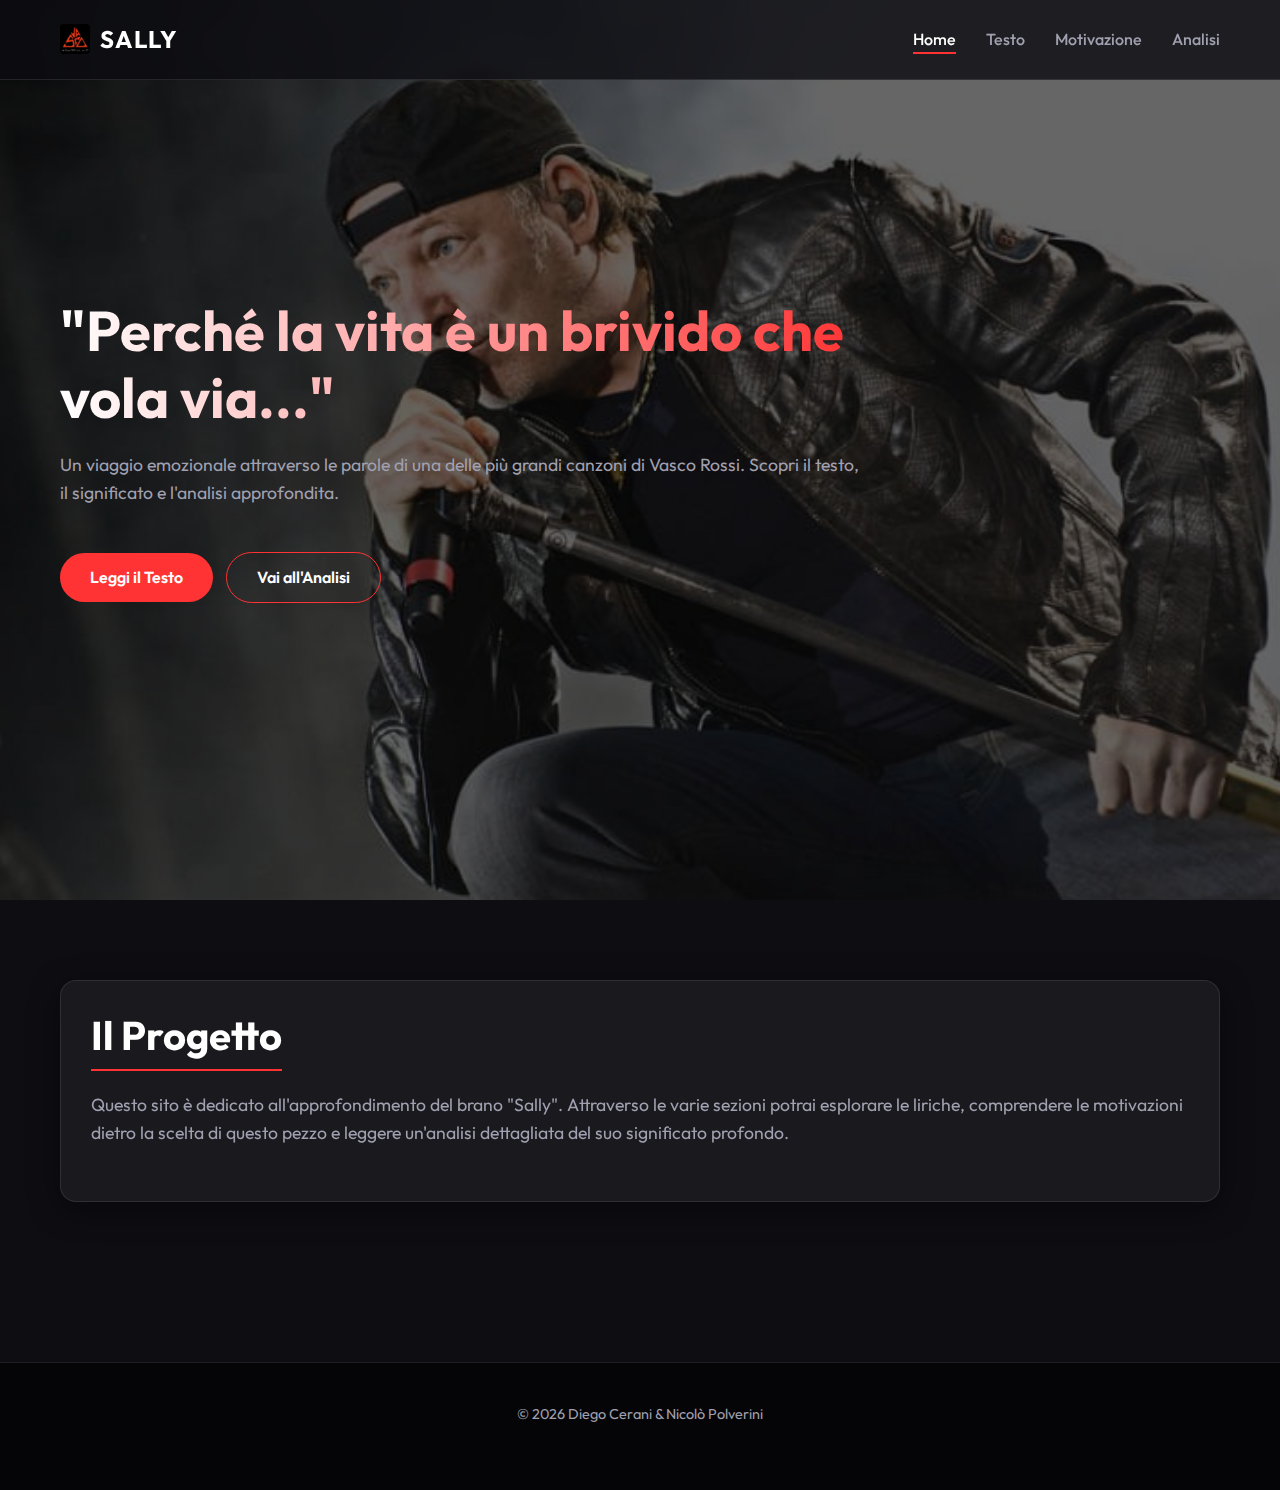
<file: index.html>
<!DOCTYPE html>
<html lang="it">
	<head>
		<meta charset="UTF-8" />
		<meta name="viewport" content="width=device-width, initial-scale=1.0" />
		<title>Sally - Analisi del Brano</title>
		<link rel="icon" href="immagini/icon.jpg" type="image/jpeg" />
		<link rel="stylesheet" href="style.css" />
	</head>
	<body>
		<header>
			<div class="container">
				<nav>
					<a href="index.html" class="logo">
						<img src="immagini/icon.jpg" alt="Logo" class="nav-logo" />
						SALLY
					</a>
					<ul class="nav-links">
						<li><a href="index.html">Home</a></li>
						<li><a href="testo.html">Testo</a></li>
						<li><a href="motivazione.html">Motivazione</a></li>
						<li><a href="analisi.html">Analisi</a></li>
					</ul>
				</nav>
			</div>
		</header>

		<main>
			<section class="hero">
				<div
					class="hero-bg"
					style="background-image: url('immagini/vasco_rossi.jpg')"
				></div>
				<div class="container">
					<div class="hero-content">
						<h1>"Perché la vita è un brivido che vola via..."</h1>
						<p>
							Un viaggio emozionale attraverso le parole di una delle più grandi
							canzoni di Vasco Rossi. Scopri il testo, il significato e
							l'analisi approfondita.
						</p>
						<a href="testo.html" class="btn">Leggi il Testo</a>
						<a
							href="analisi.html"
							class="btn"
							style="
								background: transparent;
								border: 1px solid var(--accent-color);
								margin-left: 10px;
							"
							>Vai all'Analisi</a
						>
					</div>
				</div>
			</section>

			<section class="section">
				<div class="container">
					<div class="card">
						<h2>Il Progetto</h2>
						<p>
							Questo sito è dedicato all'approfondimento del brano "Sally".
							Attraverso le varie sezioni potrai esplorare le liriche,
							comprendere le motivazioni dietro la scelta di questo pezzo e
							leggere un'analisi dettagliata del suo significato profondo.
						</p>
					</div>
				</div>
			</section>
		</main>

		<footer>
			<div class="container">
				<p>&copy; 2026 Diego Cerani & Nicolò Polverini</p>
			</div>
		</footer>

		<script src="script.js"></script>
	</body>
</html>
</file>
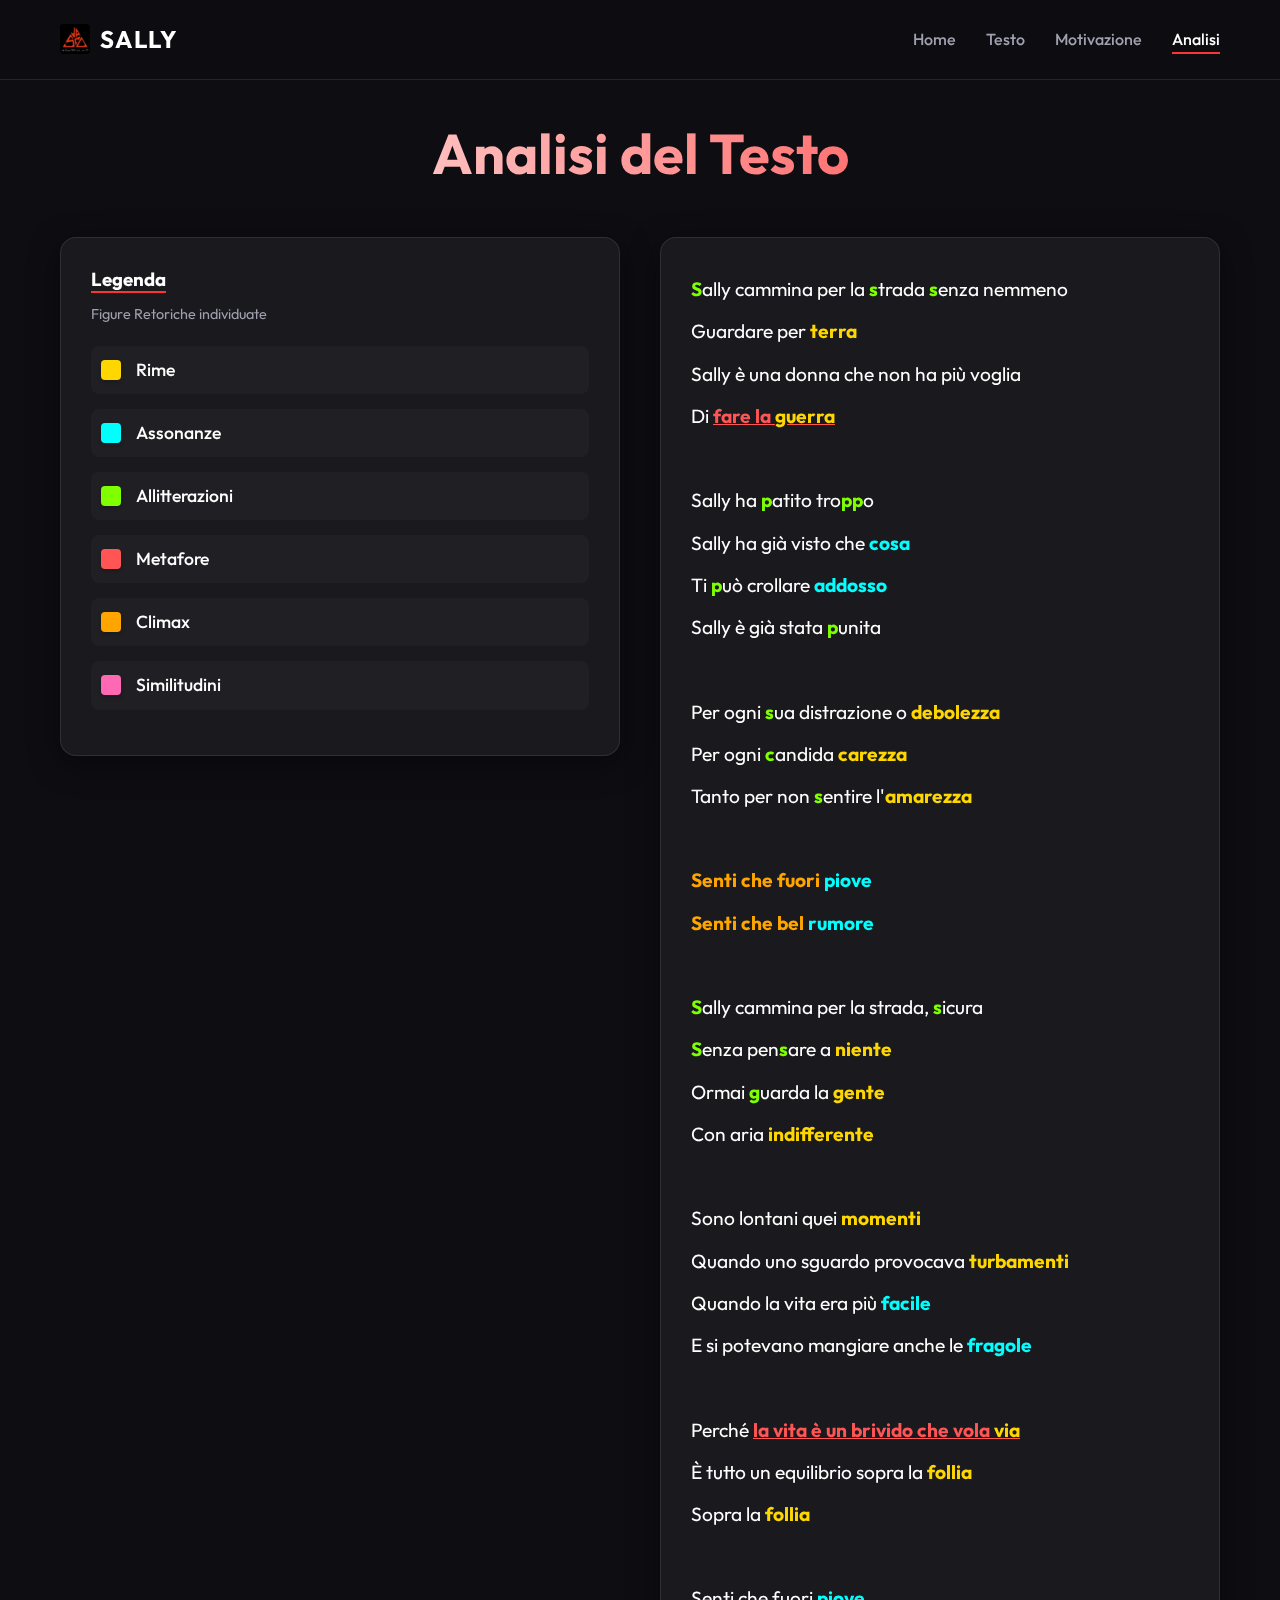
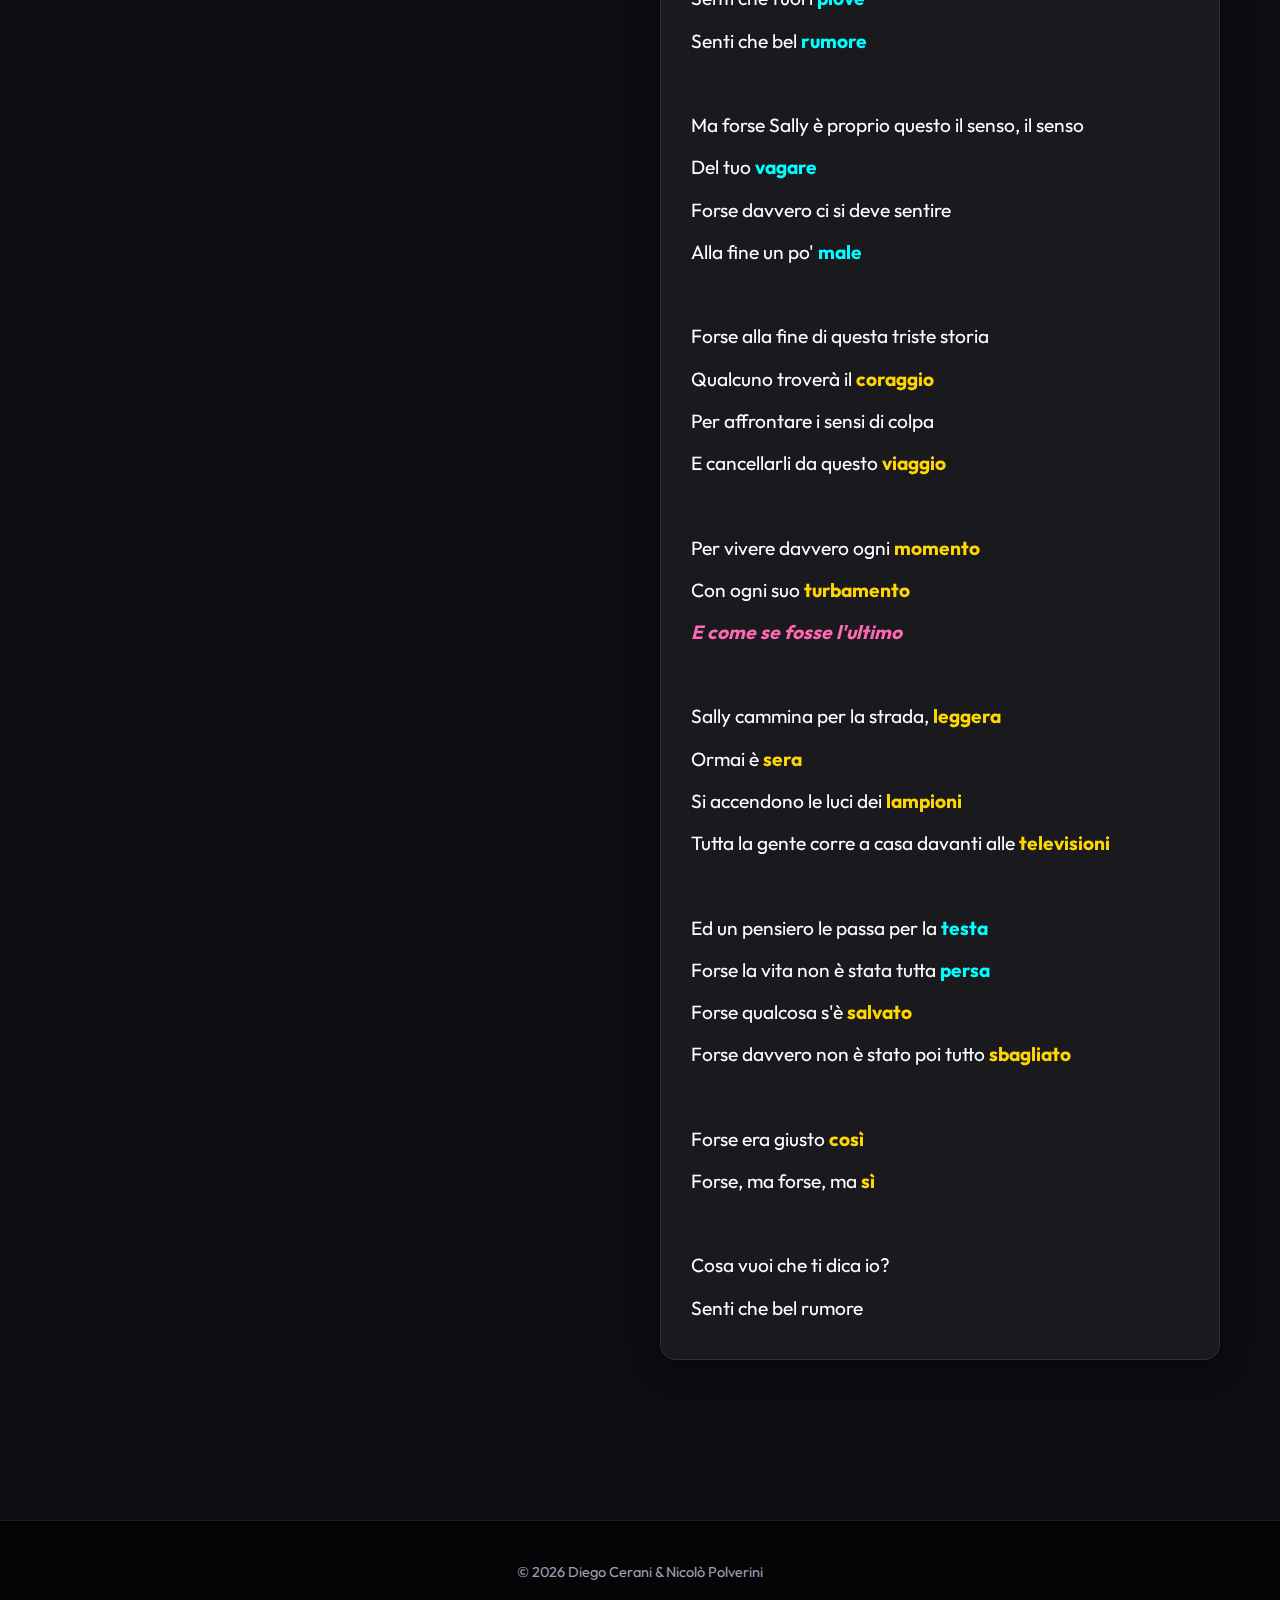
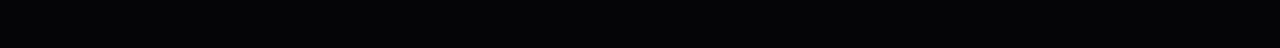
<file: analisi.html>
<!DOCTYPE html>
<html lang="it">
	<head>
		<meta charset="UTF-8" />
		<meta name="viewport" content="width=device-width, initial-scale=1.0" />
		<title>Analisi - Sally</title>
		<link rel="icon" href="images/icon.jpg" type="image/jpeg" />
		<link rel="stylesheet" href="style.css" />
		<style>
			/* Layout matched to testo.html */
			.lyrics-container {
				display: grid;
				grid-template-columns: 1fr 1fr;
				gap: 40px;
				align-items: start;
			}

			.sticky-box {
				position: sticky;
				top: 100px; /* Offset for fixed header */
				background: var(--card-bg);
				border-radius: 16px;
				overflow: hidden;
				box-shadow: var(--glass-shadow);
				border: 1px solid var(--border-color);
				padding: 30px;
				backdrop-filter: blur(5px);
			}

			@media (max-width: 900px) {
				.lyrics-container {
					grid-template-columns: 1fr;
				}
				.sticky-box {
					position: relative;
					top: 0;
					margin-bottom: 30px;
				}
			}

			/* Legend Styles */
			.legend-list {
				list-style: none;
				margin-top: 20px;
			}

			.legend-item {
				display: flex;
				align-items: center;
				font-size: 1.1rem;
				font-weight: 500;
				color: var(--text-primary);
				margin-bottom: 15px;
				padding: 10px;
				border-radius: 8px;
				background: rgba(255, 255, 255, 0.03);
				transition: background 0.3s;
			}
			.legend-item:hover {
				background: rgba(255, 255, 255, 0.08);
			}

			.color-box {
				width: 20px;
				height: 20px;
				margin-right: 15px;
				border-radius: 4px;
				box-shadow: 0 2px 4px rgba(0, 0, 0, 0.2);
			}

			/* Highlight classes */
			.rima {
				color: #ffd700;
				font-weight: bold;
			}
			.assonanza {
				color: #00ffff;
				font-weight: bold;
			}
			.allitterazione {
				color: #7fff00;
				font-weight: bold;
			}
			.metafora {
				color: #ff5555;
				font-weight: bold;
				text-decoration: underline;
				text-decoration-color: #ff5555;
			}
			.climax {
				color: #ffa500;
				font-weight: bold;
			}
			.similitudine {
				color: #ff69b4;
				font-weight: bold;
				font-style: italic;
			}

			.lyrics-text {
				font-size: 1.2rem;
				line-height: 2.2; /* Slightly increased for better readability of analysis */
				white-space: normal; /* Changed from pre-wrap to normal */
			}
		</style>
	</head>
	<body>
		<header>
			<div class="container">
				<nav>
					<a href="index.html" class="logo">
						<img src="images/icon.jpg" alt="Logo" class="nav-logo" />
						SALLY
					</a>
					<ul class="nav-links">
						<li><a href="index.html">Home</a></li>
						<li><a href="testo.html">Testo</a></li>
						<li><a href="motivazione.html">Motivazione</a></li>
						<li><a href="analisi.html" class="active">Analisi</a></li>
					</ul>
				</nav>
			</div>
		</header>

		<main class="section" style="padding-top: 120px">
			<div class="container">
				<h1 class="page-title">Analisi del Testo</h1>

				<div class="lyrics-container">
					<!-- Left Side: Legend (Sticky) -->
					<div class="sticky-box">
						<h3
							style="
								margin-bottom: 10px;
								border-bottom: 2px solid var(--accent-color);
								display: inline-block;
							"
						>
							Legenda
						</h3>
						<p style="font-size: 0.9rem; margin-bottom: 20px">
							Figure Retoriche individuate
						</p>

						<ul class="legend-list">
							<li class="legend-item">
								<div class="color-box" style="background: #ffd700"></div>
								Rime
							</li>
							<li class="legend-item">
								<div class="color-box" style="background: #00ffff"></div>
								Assonanze
							</li>
							<li class="legend-item">
								<div class="color-box" style="background: #7fff00"></div>
								Allitterazioni
							</li>
							<li class="legend-item">
								<div class="color-box" style="background: #ff5555"></div>
								Metafore
							</li>
							<li class="legend-item">
								<div class="color-box" style="background: #ffa500"></div>
								Climax
							</li>
							<li class="legend-item">
								<div class="color-box" style="background: #ff69b4"></div>
								Similitudini
							</li>
						</ul>
					</div>

					<!-- Right Side: Analyzed Text -->
					<div class="card lyrics-content">
						<div class="lyrics-text">
							<span class="allitterazione">S</span>ally cammina per la
							<span class="allitterazione">s</span>trada
							<span class="allitterazione">s</span>enza nemmeno<br />
							Guardare per <span class="rima">terra</span><br />
							Sally è una donna che non ha più voglia<br />
							Di
							<span class="metafora"
								>fare la <span class="rima">guerra</span></span
							><br />
							<br />
							Sally ha <span class="allitterazione">p</span>atito tro<span
								class="allitterazione"
								>pp</span
							>o<br />
							Sally ha già visto che <span class="assonanza">cosa</span><br />
							Ti <span class="allitterazione">p</span>uò crollare
							<span class="assonanza">addosso</span><br />
							Sally è già stata <span class="allitterazione">p</span>unita<br />
							<br />
							Per ogni <span class="allitterazione">s</span>ua distrazione o
							<span class="rima">debolezza</span><br />
							Per ogni <span class="allitterazione">c</span>andida
							<span class="rima">carezza</span><br />
							Tanto per non <span class="allitterazione">s</span>entire l'<span
								class="rima"
								>amarezza</span
							><br />
							<br />
							<span class="climax"
								>Senti che fuori <span class="assonanza">piove</span><br />
								Senti che bel <span class="assonanza">rumore</span></span
							><br />
							<br />
							<span class="allitterazione">S</span>ally cammina per la strada,
							<span class="allitterazione">s</span>icura<br />
							<span class="allitterazione">S</span>enza pen<span
								class="allitterazione"
								>s</span
							>are a <span class="rima">niente</span><br />
							Ormai <span class="allitterazione">g</span>uarda la
							<span class="rima">gente</span><br />
							Con aria <span class="rima">indifferente</span><br />
							<br />
							Sono lontani quei <span class="rima">momenti</span><br />
							Quando uno sguardo provocava <span class="rima">turbamenti</span
							><br />
							Quando la vita era più <span class="assonanza">facile</span><br />
							E si potevano mangiare anche le
							<span class="assonanza">fragole</span><br />
							<br />
							Perché
							<span class="metafora"
								>la vita è un brivido che vola
								<span class="rima">via</span></span
							><br />
							È tutto un equilibrio sopra la <span class="rima">follia</span
							><br />
							Sopra la <span class="rima">follia</span><br />
							<br />
							Senti che fuori <span class="assonanza">piove</span><br />
							Senti che bel <span class="assonanza">rumore</span><br />
							<br />
							Ma forse Sally è proprio questo il senso, il senso<br />
							Del tuo <span class="assonanza">vagare</span><br />
							Forse davvero ci si deve sentire<br />
							Alla fine un po' <span class="assonanza">male</span><br />
							<br />
							Forse alla fine di questa triste storia<br />
							Qualcuno troverà il <span class="rima">coraggio</span><br />
							Per affrontare i sensi di colpa<br />
							E cancellarli da questo <span class="rima">viaggio</span><br />
							<br />
							Per vivere davvero ogni <span class="rima">momento</span><br />
							Con ogni suo <span class="rima">turbamento</span><br />
							<span class="similitudine">E come se fosse l'ultimo</span><br />
							<br />
							Sally cammina per la strada, <span class="rima">leggera</span
							><br />
							Ormai è <span class="rima">sera</span><br />
							Si accendono le luci dei <span class="rima">lampioni</span><br />
							Tutta la gente corre a casa davanti alle
							<span class="rima">televisioni</span><br />
							<br />
							Ed un pensiero le passa per la <span class="assonanza">testa</span
							><br />
							Forse la vita non è stata tutta
							<span class="assonanza">persa</span><br />
							Forse qualcosa s'è <span class="rima">salvato</span><br />
							Forse davvero non è stato poi tutto
							<span class="rima">sbagliato</span><br />
							<br />
							Forse era giusto <span class="rima">così</span><br />
							Forse, ma forse, ma <span class="rima">sì</span><br />
							<br />
							Cosa vuoi che ti dica io?<br />
							Senti che bel rumore
						</div>
					</div>
				</div>
			</div>
		</main>

		<footer>
			<div class="container">
				<p>&copy; 2026 Diego Cerani & Nicolò Polverini</p>
			</div>
		</footer>

		<script src="script.js"></script>
	</body>
</html>
</file>
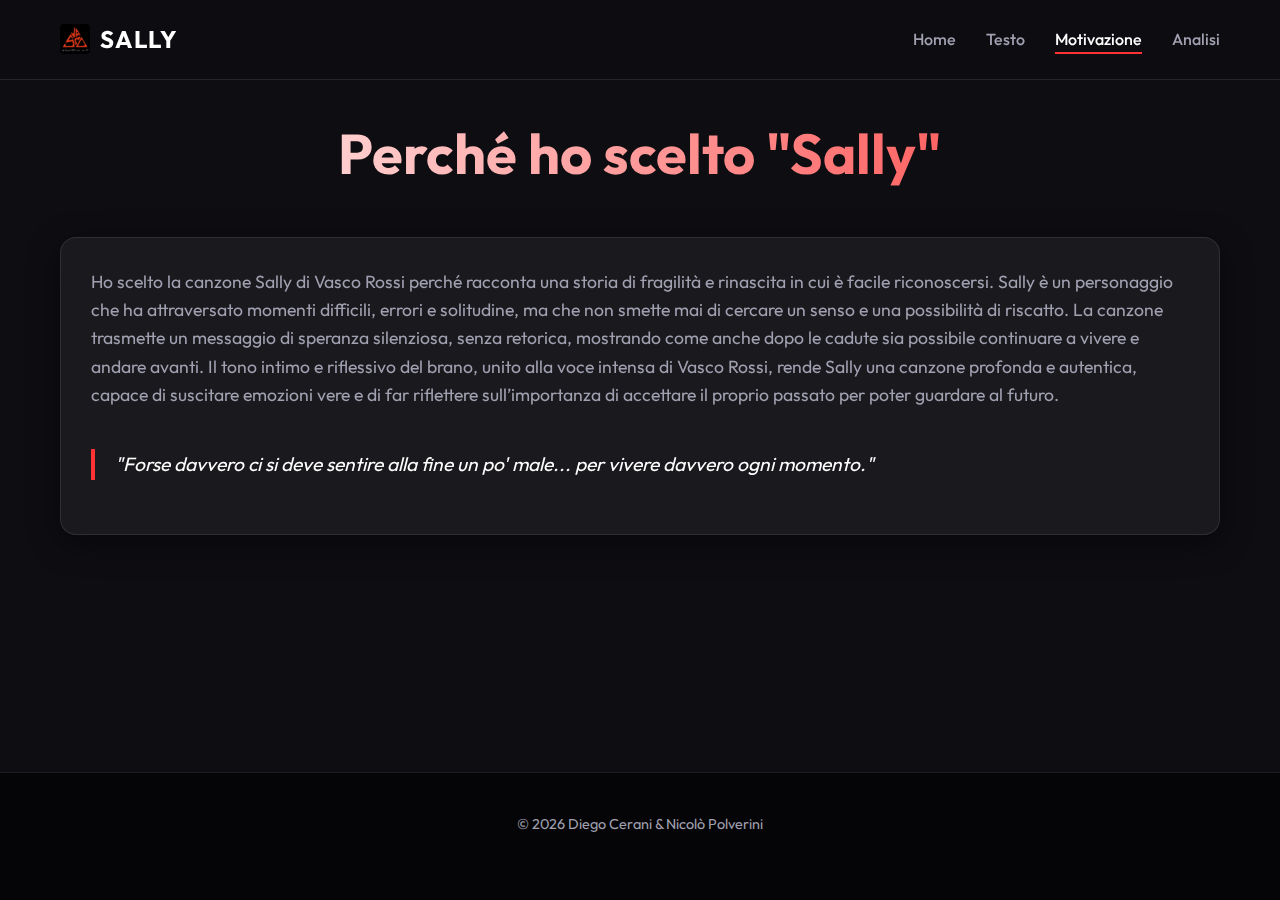
<file: motivazione.html>
<!DOCTYPE html>
<html lang="it">
	<head>
		<meta charset="UTF-8" />
		<meta name="viewport" content="width=device-width, initial-scale=1.0" />
		<title>Motivazione - Sally</title>
		<link rel="icon" href="images/icon.jpg" type="image/jpeg" />
		<link rel="stylesheet" href="style.css" />
	</head>
	<body>
		<header>
			<div class="container">
				<nav>
					<a href="index.html" class="logo">
						<img src="images/icon.jpg" alt="Logo" class="nav-logo" />
						SALLY
					</a>
					<ul class="nav-links">
						<li><a href="index.html">Home</a></li>
						<li><a href="testo.html">Testo</a></li>
						<li><a href="motivazione.html" class="active">Motivazione</a></li>
						<li><a href="analisi.html">Analisi</a></li>
					</ul>
				</nav>
			</div>
		</header>

		<main class="section" style="padding-top: 120px">
			<div class="container">
				<h1 class="page-title">Perché ho scelto "Sally"</h1>
				<div class="card">
					<p>
						Ho scelto la canzone Sally di Vasco Rossi perché racconta una storia
						di fragilità e rinascita in cui è facile riconoscersi. Sally è un
						personaggio che ha attraversato momenti difficili, errori e
						solitudine, ma che non smette mai di cercare un senso e una
						possibilità di riscatto. La canzone trasmette un messaggio di
						speranza silenziosa, senza retorica, mostrando come anche dopo le
						cadute sia possibile continuare a vivere e andare avanti. Il tono
						intimo e riflessivo del brano, unito alla voce intensa di Vasco
						Rossi, rende Sally una canzone profonda e autentica, capace di
						suscitare emozioni vere e di far riflettere sull’importanza di
						accettare il proprio passato per poter guardare al futuro.
					</p>
					<div
						style="
							margin-top: 40px;
							border-left: 4px solid var(--accent-color);
							padding-left: 20px;
						"
					>
						<p
							style="
								font-style: italic;
								color: var(--text-primary);
								font-size: 1.2rem;
							"
						>
							"Forse davvero ci si deve sentire alla fine un po' male... per
							vivere davvero ogni momento."
						</p>
					</div>
				</div>
			</div>
		</main>

		<footer>
			<div class="container">
				<p>&copy; 2026 Diego Cerani & Nicolò Polverini</p>
			</div>
		</footer>

		<script src="script.js"></script>
	</body>
</html>
</file>
<file: style.css>
@import url("https://fonts.googleapis.com/css2?family=Outfit:wght@300;400;600;700&display=swap");

:root {
	/* Premium Dark Theme Palette */
	--bg-color: #0d0d12;
	--card-bg: rgba(255, 255, 255, 0.05);
	--text-primary: #ffffff;
	--text-secondary: #a0a0b0;
	--accent-color: #ff3333; /* Vibrant Red */
	--accent-hover: #cc0000;
	--border-color: rgba(255, 255, 255, 0.1);
	--glass-shadow: 0 8px 32px 0 rgba(0, 0, 0, 0.37);

	--container-width: 1200px;
	--header-height: 80px;
}

* {
	box-sizing: border-box;
	margin: 0;
	padding: 0;
}

body {
	font-family: "Outfit", sans-serif;
	background-color: var(--bg-color);
	color: var(--text-primary);
	line-height: 1.6;
	overflow-x: hidden;
	display: flex;
	flex-direction: column;
	min-height: 100vh;
}

main {
	flex: 1;
}

/* Scrollbar */
::-webkit-scrollbar {
	width: 8px;
}
::-webkit-scrollbar-track {
	background: var(--bg-color);
}
::-webkit-scrollbar-thumb {
	background: var(--accent-color);
	border-radius: 4px;
}

/* Layout Utilities */
.container {
	width: 100%;
	max-width: var(--container-width);
	margin: 0 auto;
	padding: 0 20px;
}

.section {
	padding: 80px 0;
}

/* Typography */
.page-title {
	text-align: center;
	margin-bottom: 50px;
}

h1,
h2,
h3 {
	line-height: 1.2;
	margin-bottom: 20px;
}

h1 {
	font-size: 3.5rem;
	font-weight: 700;
	background: linear-gradient(to right, #fff, var(--accent-color));
	-webkit-background-clip: text;
	background-clip: text;
	-webkit-text-fill-color: transparent;
}

h2 {
	font-size: 2.5rem;
	color: var(--text-primary);
	border-bottom: 2px solid var(--accent-color);
	display: inline-block;
	padding-bottom: 10px;
}

p {
	margin-bottom: 1.5rem;
	color: var(--text-secondary);
	font-size: 1.1rem;
}

/* Navigation */
header {
	height: var(--header-height);
	background: rgba(13, 13, 18, 0.8);
	backdrop-filter: blur(10px);
	position: fixed;
	width: 100%;
	top: 0;
	z-index: 1000;
	border-bottom: 1px solid var(--border-color);
	display: flex;
	align-items: center;
}

nav {
	display: flex;
	justify-content: space-between;
	align-items: center;
	width: 100%;
}

.logo {
	font-size: 1.5rem;
	font-weight: 700;
	color: var(--text-primary);
	text-decoration: none;
	letter-spacing: 1px;
	display: flex;
	align-items: center;
	gap: 10px;
}

.nav-logo {
	height: 30px;
	width: auto;
	border-radius: 4px;
}

.nav-links {
	display: flex;
	gap: 30px;
	list-style: none;
}

.nav-links a {
	color: var(--text-secondary);
	text-decoration: none;
	font-weight: 500;
	transition: color 0.3s ease;
	position: relative;
}

.nav-links a:hover,
.nav-links a.active {
	color: var(--text-primary);
}

.nav-links a::after {
	content: "";
	position: absolute;
	width: 0;
	height: 2px;
	bottom: -5px;
	left: 0;
	background-color: var(--accent-color);
	transition: width 0.3s ease;
}

.nav-links a:hover::after,
.nav-links a.active::after {
	width: 100%;
}

/* Hero Section */
.hero {
	height: 100vh;
	display: flex;
	align-items: center;
	position: relative;
	overflow: hidden;
}

.hero-bg {
	position: absolute;
	top: 0;
	left: 0;
	width: 100%;
	height: 100%;
	background-size: cover;
	background-position: center;
	filter: brightness(0.4);
	z-index: -1;
}

.hero-content {
	position: relative;
	z-index: 1;
	max-width: 800px;
	animation: fadeIn 1.5s ease;
}

.btn {
	display: inline-block;
	padding: 12px 30px;
	background: var(--accent-color);
	color: #fff;
	text-decoration: none;
	border-radius: 50px;
	font-weight: 600;
	transition: transform 0.3s ease, box-shadow 0.3s ease, background 0.3s ease;
	margin-top: 20px;
}

.btn:hover {
	transform: translateY(-3px);
	box-shadow: 0 10px 20px rgba(255, 51, 51, 0.3);
	background: var(--accent-hover);
}

/* Glass Cards */
.card {
	background: var(--card-bg);
	border: 1px solid var(--border-color);
	border-radius: 16px;
	padding: 30px;
	backdrop-filter: blur(5px);
	margin-bottom: 30px;
	box-shadow: var(--glass-shadow);
}

/* Footer */
footer {
	background: #050507;
	padding: 40px 0;
	text-align: center;
	border-top: 1px solid var(--border-color);
	margin-top: 50px;
}

footer p {
	font-size: 0.9rem;
	color: var(--text-secondary);
}

/* Animations */
@keyframes fadeIn {
	from {
		opacity: 0;
		transform: translateY(20px);
	}
	to {
		opacity: 1;
		transform: translateY(0);
	}
}

/* Responsive */
@media (max-width: 768px) {
	h1 {
		font-size: 2.5rem;
	}

	header {
		height: auto;
		padding: 10px 0;
	}

	nav {
		flex-direction: column;
		gap: 10px;
	}

	.nav-links {
		display: flex;
		gap: 20px;
		font-size: 0.9rem;
		flex-wrap: wrap;
		justify-content: center;
	}
}
</file>
